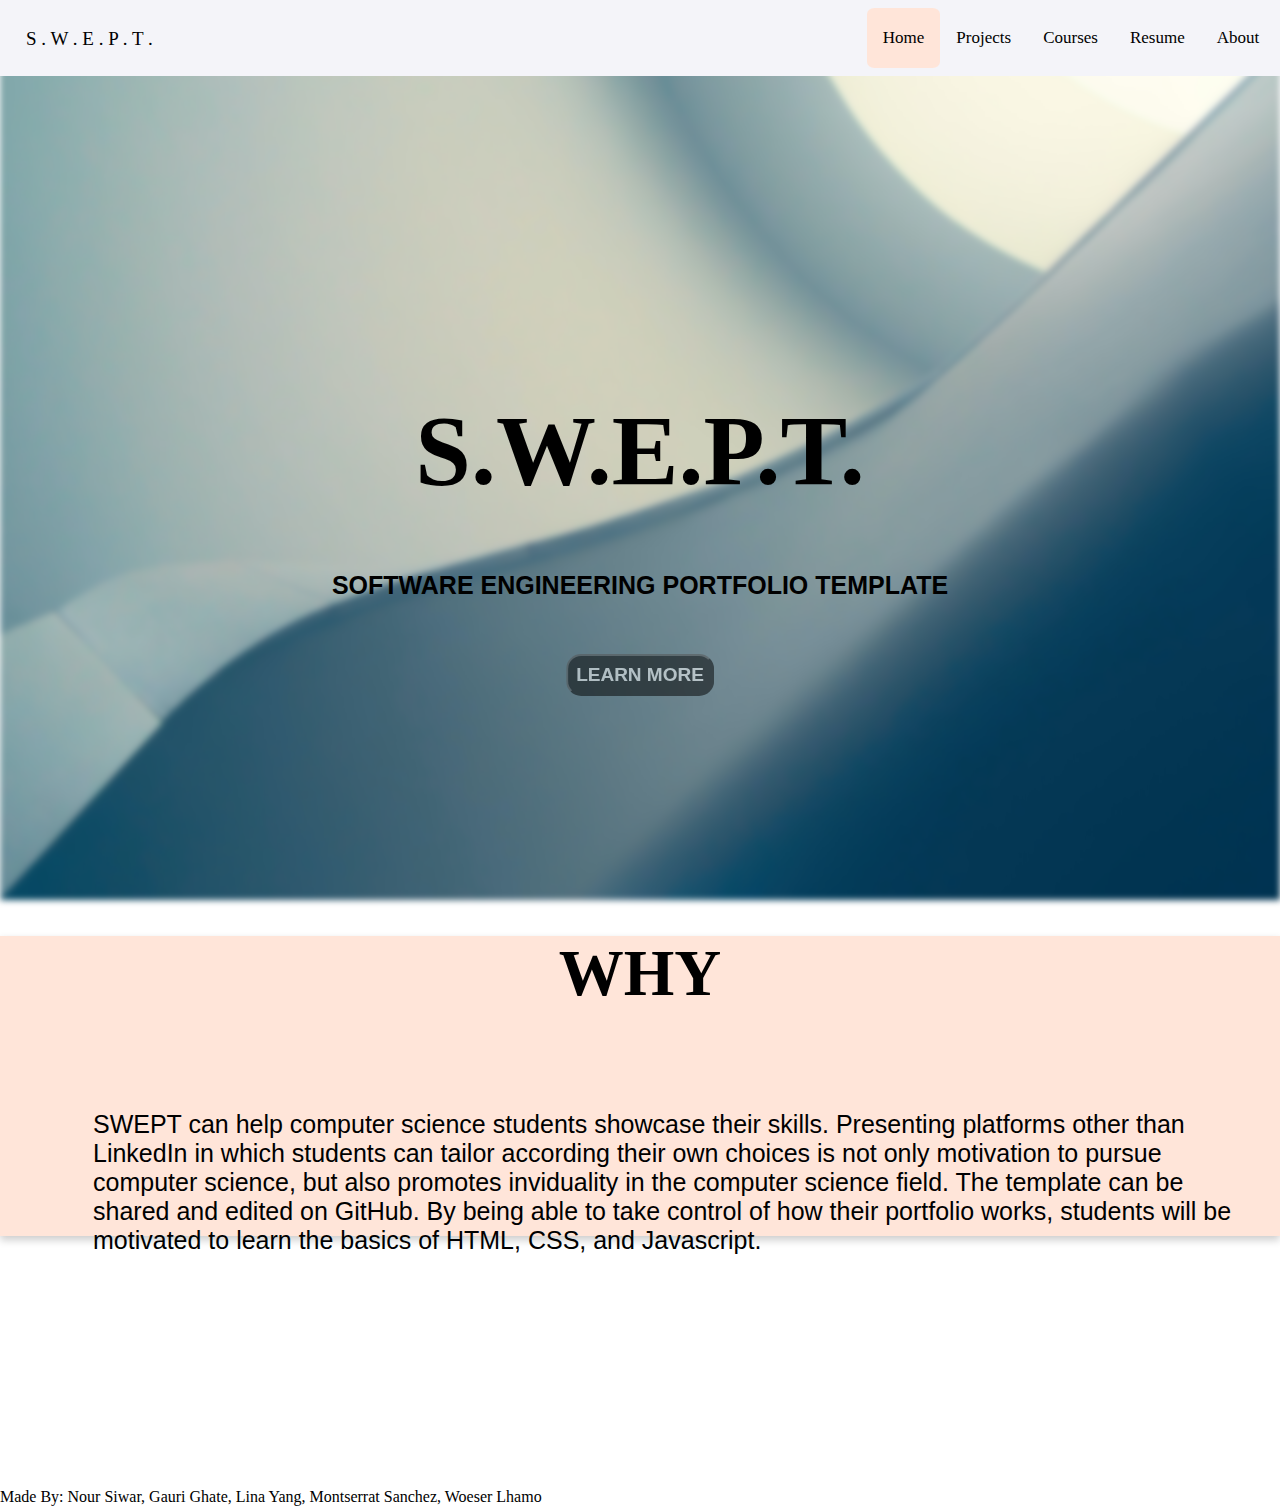
<file: index.html>
<!DOCTYPE html>
<html>

<head>
  <meta charset="utf-8">
  <meta name="viewport" content="width=device-width">
  <title>SWEPT</title>
  <link href="style.css" rel="stylesheet" type="text/css" />
  <script src="https://code.jquery.com/jquery-3.4.1.min.js"></script>
</head>

<body>

<div id="relative-layer">
    <div id="fixed-layer">
    </div>
</div>
  
<div class="bar">
  <p class="title"><b> S  .  W  .   E  .  P  .  T  . </b></p>
  <div class="navBar">
    <a class="aboutMe" href="about-me.html"> About </a>
    <a class="resume" href="resume.html"> Resume </a>
    <a class="courses" href="courses.html"> Courses </a>     
    <a class = "projects" href="projects.html"> Projects </a>
    <a  class="home" href="index.html"> Home </a>
  </div>
</div>
  <div class="background-image"></div>
      <div class="container">
            <h2 class="centered1">         S.W.E.P.T.           </h2>
            <br>
            <p2 class="centered2">SOFTWARE               ENGINEERING PORTFOLIO TEMPLATE              </p2>
            <br>
            <button class="centered3"> LEARN MORE </button>
      </div>
<div class="intro">
  <h1 class="whyTitl"> WHY </h1>
  <section class="why"> 
  <br>
  <p1> SWEPT can help computer science students showcase their skills. Presenting platforms other than LinkedIn in which students can tailor according their own choices is not only motivation to pursue computer science, but also promotes inviduality in the computer science field. The template can be shared and edited on GitHub. By being able to take control of how their portfolio works, students will be motivated to learn the basics of HTML, CSS, and Javascript.
  </p1>
  </section>
</div>
  
  
  <br>
  <br>

<!---still working!!!--->
  <script src="script.js"></script>
  <script src="https://replit.com/public/js/replit-badge.js" theme="blue" defer></script>
  <br>
  <br>
  <br>
  <br>
  <br>
  <br>
  <br>
  <br>
  <br>
  <br>
  <br>
  <br>

  <p11> Made By: Nour Siwar, Gauri Ghate, Lina Yang, Montserrat Sanchez, Woeser Lhamo </p11>
</body>
  <style> 
    * {
      margin: 0;
      padding: 0;
    }  
  .background-image {
    background-image: url('./pexels-johannes-plenio-1103970\ \(1\).jpg');
    background-size: cover;
    background-repeat: no-repeat;
    height: 100vh;
    filter: blur(3px);
  }
  <style>
@import url('https://fonts.googleapis.com/css2?family=Lato&display=swap');
</style>
</html>
</file>
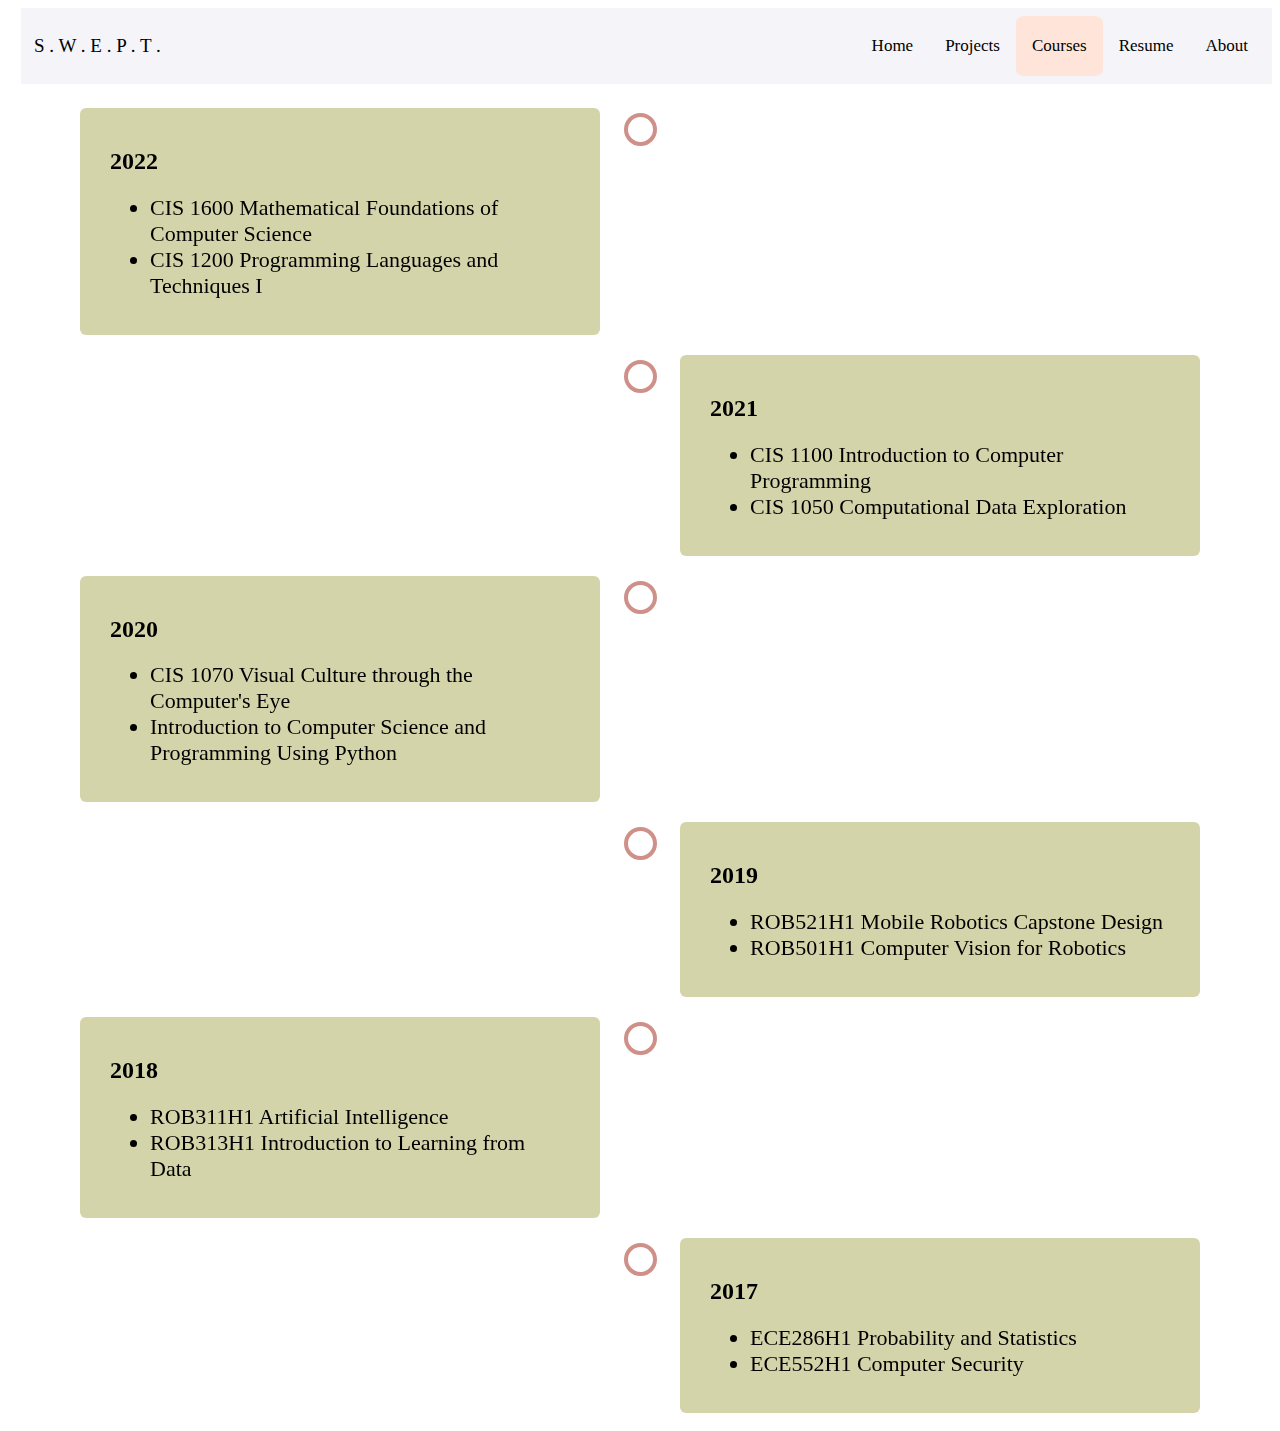
<file: courses.html>
<!DOCTYPE html>
<html>

<head>
  <meta charset="utf-8">
  <meta name="viewport" content="width=device-width">
  <title>Courses</title>
  <link href="courses.css" rel="stylesheet" type="text/css" />

  
</head>

<body>

<div class="bar">
  <p class="title"><b> S  .  W  .   E  .  P  .  T  . </b></p>
  <div class="navBar">
    <a class="aboutMe" href="about-me.html"> About </a>
    <a class="resume" href="resume.html"> Resume </a>
    <a class="courses" href="courses.html"> Courses </a>     
    <a class = "projects" href="projects.html"> Projects </a>
    <a  class="home" href="index.html"> Home </a>
  </div>
</div>
  
<!--Courses-->
<br>
<br>
<br>
<br>
<br> 
<div class="timeline">
  <div class="container left">
    <div class="content">
      <h2>2022</h2>
      <ul>
        <li>CIS 1600 Mathematical Foundations of Computer Science</li>
        <li>CIS 1200 Programming Languages and Techniques I</li>
       </ul>
    </div>
  </div>
    <div class="container right">
    <div class="content">
      <h2>2021</h2>
      <ul>
        <li>CIS 1100 Introduction to Computer Programming</li>
        <li>CIS 1050 Computational Data Exploration</li>
      </ul>
    </div>
  </div>
  <div class="container left">
    <div class="content">
      <h2>2020</h2>
      <ul>
        <li>CIS 1070 Visual Culture through the Computer's Eye</li>
        <li>Introduction to Computer Science and Programming Using Python</li>
      </ul>
    </div>
  </div>
  <div class="container right">
    <div class="content">
      <h2>2019</h2>
      <ul>
        <li>ROB521H1 Mobile Robotics Capstone Design</li>
        <li>ROB501H1 Computer Vision for Robotics</li>
      </ul>
    </div>
  </div>
  <div class="container left">
    <div class="content">
      <h2>2018</h2>
      <ul>
        <li>ROB311H1 Artificial Intelligence</li>
        <li>ROB313H1 Introduction to Learning from Data</li>
      </ul>
    </div>
  </div>
  <div class="container right">
    <div class="content">
      <h2>2017</h2>
      <ul>
        <li>ECE286H1 Probability and Statistics</li>
        <li>ECE552H1 Computer Security</li>
      </ul>
    </div>
  </div>
</div>



  
 <!--
  This script places a badge on your repl's full-browser view back to your repl's cover
  page. Try various colors for the theme: dark, light, red, orange, yellow, lime, green,
  teal, blue, blurple, magenta, pink!
  -->
  
  <script src="https://replit.com/public/js/replit-badge.js" theme="blue" defer></script> 
</body>

</html>
</file>
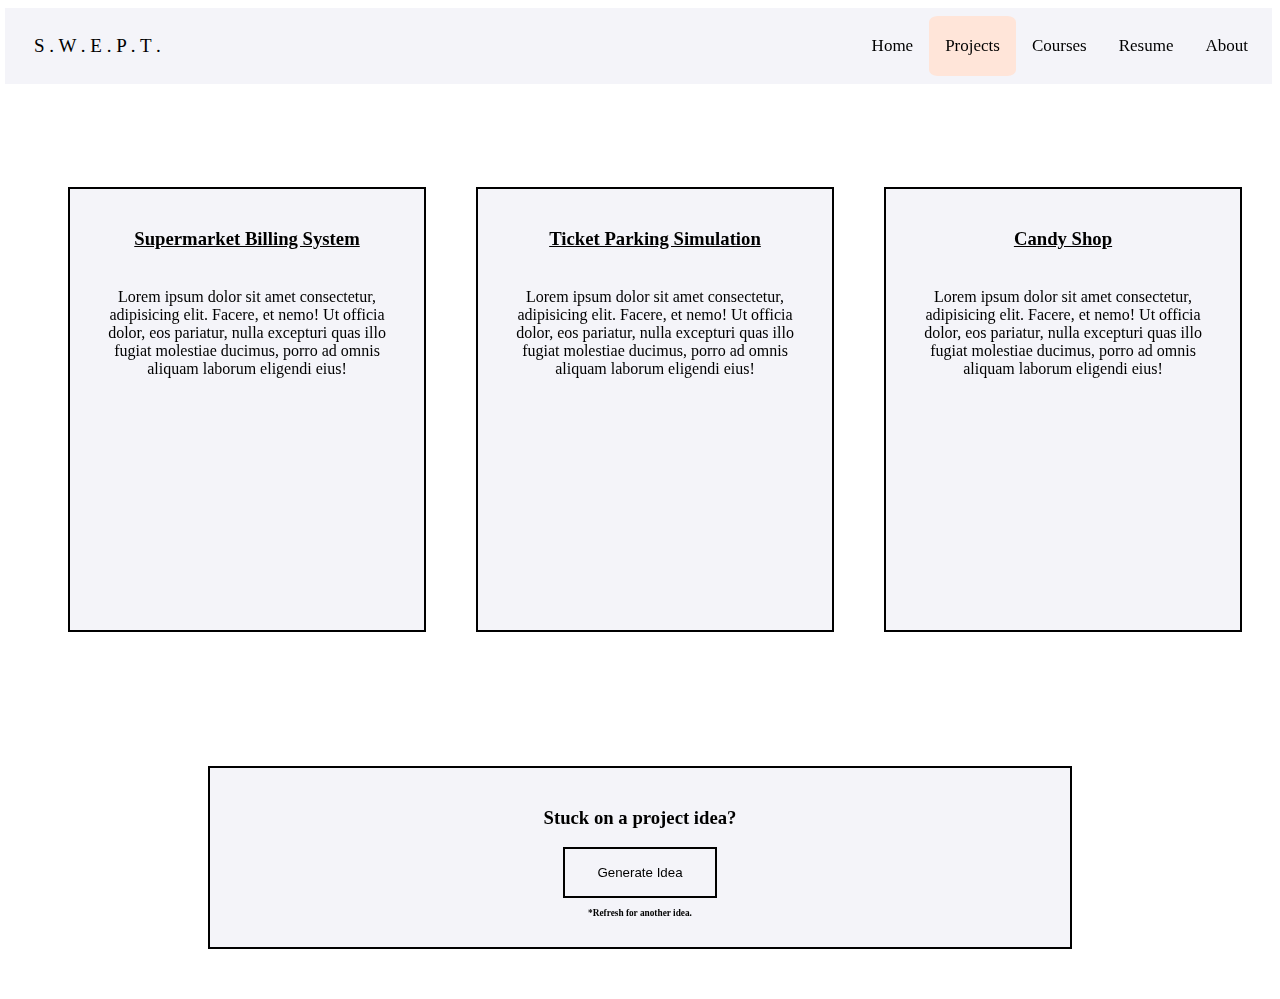
<file: projects.html>
<!DOCTYPE html>
<html>

<head>
  <meta charset="utf-8">
  <meta name="viewport" content="width=device-width">
  <title>Projects</title>
  <link href="projects.css" rel="stylesheet" type="text/css" />
  <script src="https://code.jquery.com/jquery-3.4.1.min.js"></script>
</head>

<body>

<div class="bar">
  <p class="title"><b> S  .  W  .   E  .  P  .  T  . </b></p>
  <div class="navBar">
    <a class="aboutMe" href="about-me.html"> About </a>
    <a class="resume" href="resume.html"> Resume </a>
    <a class="courses" href="courses.html"> Courses </a>     
    <a class = "projects" href="projects.html"> Projects </a>
    <a  class="home" href="index.html"> Home </a>
  </div>
</div>
  
<br><br><br><br><br><br><br><br>
  <div id="gallery">
    <div class="primary">
      <h3 class="name"><a class="link" href="https://sourcecodehero.com/supermarket-billing-project-in-c-with-source-code/">Supermarket Billing System</a></h3>
      <p class="desc">Lorem ipsum dolor sit amet consectetur, adipisicing elit. Facere, et nemo! Ut officia dolor, eos pariatur, nulla excepturi quas illo fugiat molestiae ducimus, porro ad omnis aliquam laborum eligendi eius!</p>
    </div>
    <div class="primary">
      <h3 class="name"><a class="link" href="https://github.com/babathurpe/Java-Assignment-8/blob/master/src/cpd3314/assign8/ParkingTicketSimulator.java">Ticket Parking Simulation</a></h3>
      <p class="desc">Lorem ipsum dolor sit amet consectetur, adipisicing elit. Facere, et nemo! Ut officia dolor, eos pariatur, nulla excepturi quas illo fugiat molestiae ducimus, porro ad omnis aliquam laborum eligendi eius!</p>
    </div>
    <div class="primary">
      <h3 class="name"><a class="link" href="https://github.com/victorvini08/The-Candy-Shop/blob/master/the_candy_shop.html">Candy Shop</a></h3>
      <p class="desc">Lorem ipsum dolor sit amet consectetur, adipisicing elit. Facere, et nemo! Ut officia dolor, eos pariatur, nulla excepturi quas illo fugiat molestiae ducimus, porro ad omnis aliquam laborum eligendi eius!</p>
    </div>
  </div>
<br><br><br>
  <div class="ideas">
    <h3 class="ideatitle">Stuck on a project idea?</h3>
    <div class="buttondiv">
    <button class="generate">Generate Idea</button>
    </div>
    <p class='refresh'>*Refresh for another idea.</p>
  </div>

  <script src="script.js"></script>
  <script src="https://replit.com/public/js/replit-badge.js" theme="blue" defer></script> 
</body>

</html>
</file>
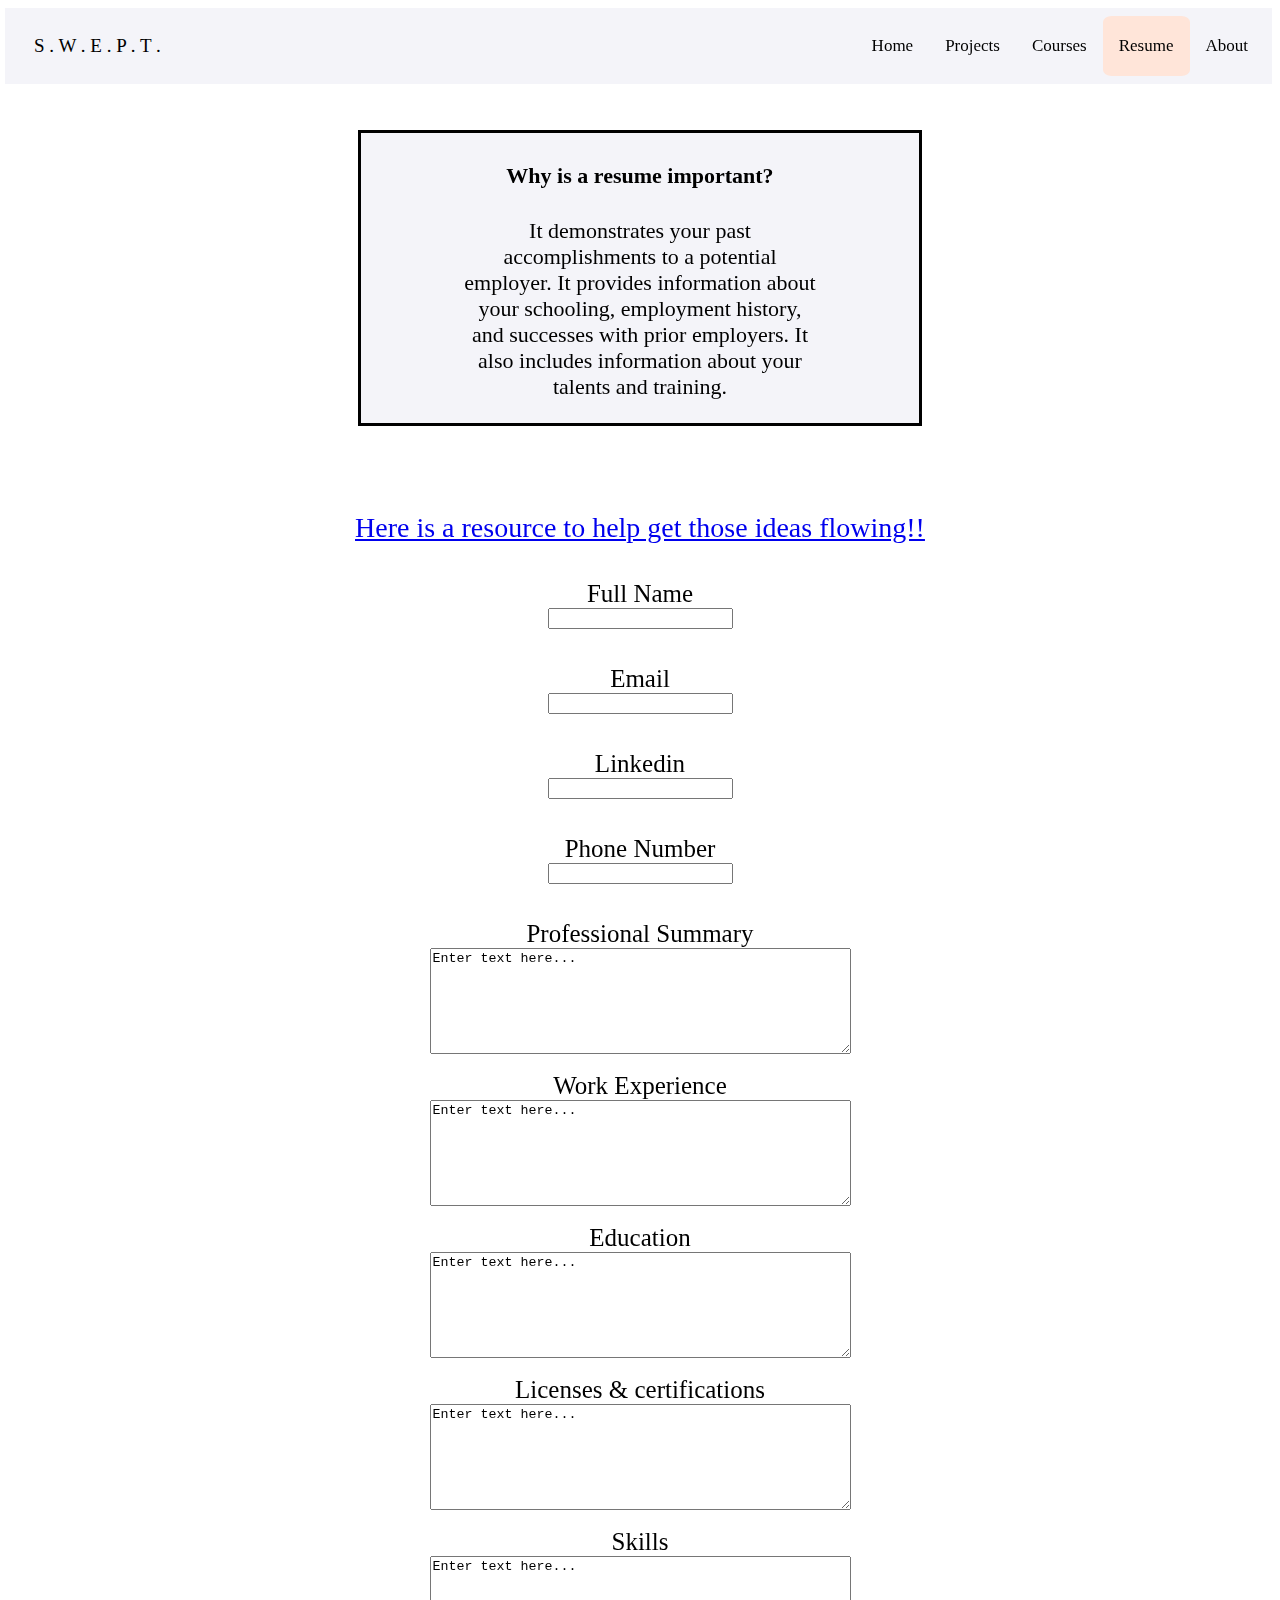
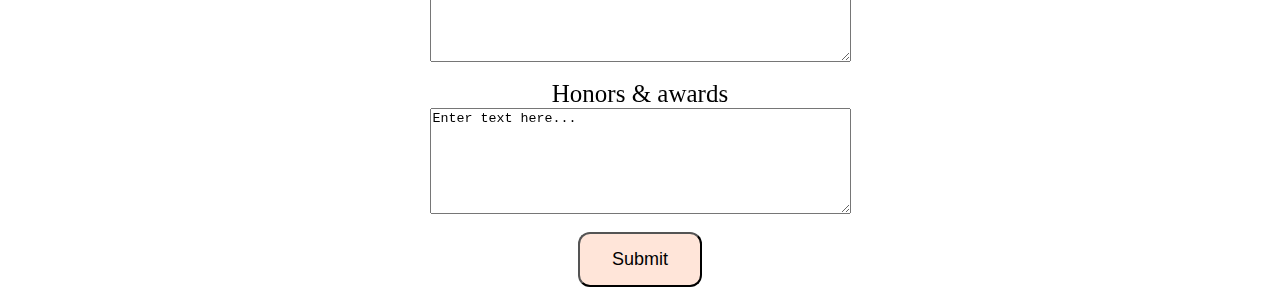
<file: resume.html>
<!DOCTYPE html>
<html>

<head>
  <meta charset="utf-8">
  <meta name="viewport" content="width=device-width">
  <title>Resume</title>
  <link href="resume.css" rel="stylesheet" type="text/css" />
  <script src="https://code.jquery.com/jquery-3.4.1.min.js"></script>
</head>

<body>

  <div class="bar">
  <p class="title"><b> S  .  W  .   E  .  P  .  T  . </b></p>
  <div class="navBar">
    <a class="aboutMe" href="about-me.html"> About </a>
    <a class="resume" href="resume.html"> Resume </a>
    <a class="courses" href="courses.html"> Courses </a>     
    <a class = "projects" href="projects.html"> Projects </a>
    <a  class="home" href="index.html"> Home </a>
  </div>
</div>

<br><br><br><br>
  
<div class="question1">
       <h4> Why is a resume important? </h4>
      <p>It demonstrates your past accomplishments to a potential employer. It provides information about your schooling, employment history, and successes with prior employers. It also includes information about your talents and training.</p>
</div>

<br><br>
<a class="linkResource" href="https://www.linkedin.com/pulse/resume-outline-examples-2022-guide-resumes-markus-ba-msc-cprw"> Here is a resource to help get those ideas flowing!! </a>

<br><br>
<div class="container1">
  <label>Full Name</label>
  <div class="input">
    <input class="name-input" type="text"
   </div>
</div>

<br><br>
<div class="container2">
  <label>Email</label>
    <div class="input">
        <input class="email-input" type="text"
          </div>
    </div>
      
<br><br>
<div class="container3">
  <label>Linkedin</label>
  <div class="input">
    <input class="linkedin" type="text"
  </div>
</div>

<br><br>
<div class="container4">
  <label>Phone Number</label>
    <div  class="input">
      <input class="phone#" type="text"
    </div>
</div>

<br><br>
 <div class="container5">
  <label> Professional Summary </label>
  <div class="input">
     <textarea id="freeform" name="freeform" rows="4" cols="50">Enter text here...</textarea>
  </div>
</div>

<br>
<div class="container6">
  <label> Work Experience </label>
  <div class="input">
    <textarea id="freeform" name="freeform" rows="4" cols="50">Enter text here...</textarea>
  </div>
</div>

<br>
 <div class="container7">
  <label> Education </label>
  <div class="input">
    <textarea id="freeform" name="freeform" rows="4" cols="50">Enter text here...  </textarea>
  </div>
</div>

<br>
<div class="container8">
  <label> Licenses & certifications </label>
  <div class="input">
    <textarea id="freeform" name="freeform" rows="4" cols="50">Enter text here... </textarea>
  </div>
</div>

<br>
<div class="container9">
  <label> Skills </label>
  <div class="input">
    <textarea id="freeform" name="freeform" rows="4" cols="50">Enter text here... </textarea>
  </div>
</div>

<br>
<div class="container10">
  <label> Honors & awards </label>
  <div class="input">
    <textarea id="freeform" name="freeform"  rows="4" cols="50">Enter text here... </textarea>
  </div>
</div>

<br>
<div class="button">
<button class="btn1" type=submit">Submit</button>
</div>
  
  <script src="script.js"></script>
  <script src="https://replit.com/public/js/replit-badge.js" theme="blue" defer></script> 
</body>
</html>
</file>
<file: style.css>
/*nav bar - home*/
.bar {
  position: fixed;
  justify-content: flex-end;
  float: right;
  background-color: #F4F4F9 ;
  overflow: hidden;
  padding: 8px;
  width: 99%;
  z-index: 8;
}

/* navigation bar sections */
.bar a {
  float: right;
  color: black;
  text-align: center;
  padding-top: 20px;
  padding: 20px 16px;
  text-decoration: none;
  font-size: 17px;
  display: flex;
}

/* hover for each nav bar section */
.bar a:hover {
  background-color: #FFE5D9;
  color:    black;
  border-radius: 10%
}

/* highlight projects section */
.bar a.home {
  background-color: #FFE5D9;
  color:   black;
  border-radius: 10%
}

/* SWEPT title */
.title{
  background-color: #F4F4F9 ;
  position: absolute;
  padding-top: 20px;
  color: black;
  font-size: 19px;
  left: 26px;
  font-weight: 300;
}

.card{
  display: flex;
  align-content: center;
  justify-content: center;
}
/*nav bar - home*/

.container {
  position: relative;
  text-align: center;
}
.centered1 {
  position: absolute;
  top: -50vh;
  left: 50%;
  transform: translate(-50%, -50%);
  font-size: 100px;
  font-family: times 'Times New Roman', Times, serif;
  overflow-y: hidden
}
.centered2 {
  position: absolute;
  top: -35vh;
  left: 50%;
  transform: translate(-50%, -50%);
  font-size: 25px;
  font-family: 'Lato', sans-serif; font-weight: bold;
  overflow-y: hidden
}
.centered3 {
  position: absolute;
  top: -25vh;
  left: 50%;
  transform: translate(-50%, -50%);
  font-size: 19px;
  font-family: 'Lato', sans-serif; font-weight: bold;
  border-radius: 15px;
  background-color: black;
  opacity: 0.5;
  padding: 8px;
  color: white;
  overflow-y: hidden;
  transition: 0.3s;
}
.centered3:hover {
  background-color: white;
  color: black;
  border-radius: 15px;
  cursor: pointer;
  box-shadow: 5px 5px 5px 5px rgba(0, 0, 0, 0.5);
}
section {
  display: flex;
  justify-content: flex-start;
}
.why{
  display: inline-flex;
  justify-content: center;
  padding: 30px;
  font-family:  'Lato', sans-serif;
  margin-left: 108px;
  
  position: absolute;
  top: 120vh;
  left: -5vh;
}
p1{
  font-size: 25px;
}
.whyTitl{
  padding-bottom: 10px;
  font-family:'Times New Roman', Times, serif;
  font-size: 65px;
  display: flex;
  justify-content: center;
  align-items: center;
  margin: 0;
}
.intro{
  background-color: #FFE5D9;
}
.intro {
  /* Add shadows to create the "card" effect */
  box-shadow: 0 4px 8px 0 rgba(0,0,0,0.2);
  transition: 0.6s;
  height: 300px;
}

/* On mouse-over, add a deeper shadow */
.intro:hover {
  box-shadow: 0 8px 16px 0 rgba(0,0,0,0.2);
}
</file>
<file: courses.css>
/*nav bar - home*/
.bar {
  justify-content: flex-end;
  float: right;
  background-color: #F4F4F9 ;
  overflow: hidden;
  padding: 8px;
  width: 99%;
}

/* navigation bar sections */
.bar a {
  float: right;
  color: black;
  text-align: center;
  padding-top: 20px;
  padding: 20px 16px;
  text-decoration: none;
  font-size: 17px;
  display: flex;
}

/* hover for each nav bar section */
.bar a:hover {
  background-color: #FFE5D9;
  color:    black;
  border-radius: 10%
}

/* highlight projects section */
.bar a.courses {
  background-color: #FFE5D9;
  color:   black;
  border-radius: 10%
}

/* SWEPT title */
.title{
  background-color: #F4F4F9 ;
  position: absolute;
  color: black;
  font-size: 19px;
  left: 26px;
  font-weight: 300;
}
.card{
  display: flex;
  align-content: center;
  justify-content: center;
}

* {
  box-sizing: border-box;
}


body {
  background-image: url('https://images.unsplash.com/photo-1660760144156-283959017370?ixlib=rb-1.2.1&ixid=MnwxMjA3fDB8MHxwaG90by1wYWdlfHx8fGVufDB8fHx8&auto=format&fit=crop&w=1332&q=80');
    backdrop-filter: blur(5px);
  background-repeat:no-repeat;
  background-attachment:fixed;
  background-size:cover;
}

/* The actual timeline (the vertical ruler) */
.timeline {
  position: relative;
  max-width: 1200px;
  margin: 0 auto;
}

/* The actual timeline (the vertical ruler) */
.timeline::after {
  content: '';
  position: absolute;
  width: 6px;
  background-color: white;
  top: 0;
  bottom: 0;
  left: 50%;
  margin-left: -3px;
}

/* Container around content */
.container {
  padding: 10px 40px;
  position: relative;
  background-color: inherit;
  width: 50%;
}

/* The circles on the timeline */
.container::after {
  content: '';
  position: absolute;
  width: 25px;
  height: 25px;
  right: -17px;
  background-color: #ffffff;
  border: 4px solid #cf9089;
  top: 15px;
  border-radius: 50%;
  z-index: 1;
}

/* Place the container to the left */
.left {
  left: 0;
}

/* Place the container to the right */
.right {
  left: 50%;
}

/* Add arrows to the left container (pointing right) */
.left::before {
  content: " ";
  height: 0;
  position: absolute;
  top: 22px;
  width: 0;
  z-index: 1;
  right: 30px;
  border: medium solid white;
  border-width: 10px 0 10px 10px;
  border-color: transparent transparent transparent white;
}

/* Add arrows to the right container (pointing left) */
.right::before {
  content: " ";
  height: 0;
  position: absolute;
  top: 22px;
  width: 0;
  z-index: 1;
  left: 30px;
  border: medium solid white;
  border-width: 10px 10px 10px 0;
  border-color: transparent white transparent transparent;
}

/* Fix the circle for containers on the right side */
.right::after {
  left: -16px;
}

/* The actual content */
.content {
  padding: 20px 30px;
  background-color: rgba(205,204,156,0.85);
  position: relative;
  border-radius: 6px;
}

/* Media queries - Responsive timeline on screens less than 600px wide */
@media screen and (max-width: 600px) {
  /* Place the timelime to the left */
  .timeline::after {
  left: 31px;
  }
  
  /* Full-width containers */
  .container {
  width: 100%;
  padding-left: 70px;
  padding-right: 25px;
  }
  
  /* Make sure that all arrows are pointing leftwards */
  .container::before {
  left: 60px;
  border: medium solid white;
  border-width: 10px 10px 10px 0;
  border-color: transparent white transparent transparent;
  }

  /* Make sure all circles are at the same spot */
  .left::after, .right::after {
  left: 15px;
  }
  
  /* Make all right containers behave like the left ones */
  .right {
  left: 0%;
  }
}

li{
  font-size:22px;
}
</file>
<file: projects.css>
/*nav bar - home*/
.bar {
  justify-content: flex-end;
  float: right;
  background-color: #F4F4F9 ;
  overflow: hidden;
  padding: 8px;
  width: 99%;
}

/* navigation bar sections */
.bar a {
  float: right;
  color: black;
  text-align: center;
  padding-top: 20px;
  padding: 20px 16px;
  text-decoration: none;
  font-size: 17px;
  display: flex;
}

/* hover for each nav bar section */
.bar a:hover {
  background-color: #FFE5D9;
  color:    black;
  border-radius: 10%;
  }

/* highlight projects section */
.bar a.projects {
  background-color: #FFE5D9;
  color:   black;
  border-radius: 10%
}

/* SWEPT title */
.title{
  background-color: #F4F4F9 ;
  position: absolute;
  color: black;
  font-size: 19px;
  left: 26px;
  font-weight: 300;
}

/* the templates moving up and down */
.primary {
  background: #F4F4F9;
  border: 2px solid black;
  padding: 20px 5px 20px 5px;
  align-items: center;
    animation-name: floating;
    animation-duration: 3s;
    animation-iteration-count: infinite;
    animation-timing-function: ease-in-out;
    margin-left: 30px;
    margin-top: 5px;
  
}

.primary:hover {
  background: #F4F4F9;
  border: 2px solid black;
  padding: 20px 5px 20px 5px;
  align-items: center;
  animation-play-state: paused;
  
}

/* the whole div of the 3 boxes */
#gallery{
  display: grid;
  grid-template-columns: 1fr 1fr 1fr;
  grid-gap: 20px;
    margin: 30px;
  height: 50vh;
}

.name {
  text-align: center;
}
.desc {
  text-align: center;
  padding: 20px;
}

.primary:hover{
  box-shadow: 5px 5px 5px 5px rgba(0, 0, 0, 0.5);
}

@keyframes floating {
    0% { transform: translate(0,  0px); }
    50%  { transform: translate(0, 15px); }
    100%   { transform: translate(0, -0px); }   
}

body{
  background-image: url("https://i.pinimg.com/originals/e9/83/d6/e983d6f7256236113c5db0107a966b08.jpg");
  backdrop-filter: blur(5px);
  object-fit: cover;
}
/* for links on the projects */

.link, .link:visited{
  color: black;
}
.link:hover{
  color: #b8c4dc;
}

.ideatitle{
 display: flex; 
  justify-content: center;
}

.buttondiv{
 display: flex; 
  justify-content: center;
}

.ideas{
  background: #F4F4F9;
  border: 2px solid black;
  padding: 20px 5px 20px 5px;
  align-items: center;
  margin: 50px 200px 50px 200px;
  animation-name: floating;
  animation-duration: 3s;
  animation-iteration-count: infinite;
  animation-timing-function: ease-in-out;
  text-align: center;
}

.ideas:hover {
  background: #F4F4F9;
  border: 2px solid black;
  padding: 20px 5px 20px 5px;
  align-items: center;
  margin: 50px 200px 50px 200px;
  animation-play-state: paused;
    box-shadow: 5px 5px 5px 5px rgba(0, 0, 0, 0.5);
}

.generate{
  cursor: pointer;
  background: #F4F4F9;
  border: 2px solid black;
  padding: 16px 32px;
  transition: 0.6s;
}

.generate:hover{
border-radius: 10px;
background-color: #b8c4dc;
box-shadow: 5px 5px 5px 5px rgba(0, 0, 0, 0.5);
}

.refresh{
  font-size: 6.98pt;
  font-weight: bold;
}
</file>
<file: resume.css>
/*nav bar - home*/
.bar {
  justify-content: flex-end;
  float: right;
  background-color: #F4F4F9 ;
  overflow: hidden;
  padding: 8px;
  width: 99%;
}

/* navigation bar sections */
.bar a {
  float: right;
  color: black;
  text-align: center;
  padding-top: 20px;
  padding: 20px 16px;
  text-decoration: none;
  font-size: 17px;
  display: flex;
}

/* hover for each nav bar section */
.bar a:hover {
  background-color: #FFE5D9;
  color:    black;
  border-radius: 10%
}

/* highlight projects section */
.bar a.resume {
  background-color: #FFE5D9;
  color:   black;
  border-radius: 10%
}

/* SWEPT title */
.title{
  background-color: #F4F4F9 ;
  position: absolute;
  color: black;
  font-size: 19px;
  left: 26px;
  font-weight: 300;
}

.question{
  display: flex;
  justify-content: center;
  font-size: 20px;
  text-align: center;
  background: #F4F4F9;
  border: 2px solid black;
  align-items: center;
    margin-left: 30px;
    margin-top: 50px;
    width: 500px;
}

/*I need help with putting it under the box ontop*/

.link:hover{
  color: #b8c4dc;
}

/* the whole div of the 3 boxes */
#gallery{
  display: grid;
  grid-template-columns: 1fr 1fr 1fr;
  grid-gap: 20px;
    margin: 30px;
  height: 50vh;
}

body{
  background-image: url("https://i.pinimg.com/originals/e9/83/d6/e983d6f7256236113c5db0107a966b08.jpg");
  backdrop-filter: blur(5px);
  object-fit: cover;
}

.input{
  display: flex;
  justify-content: center;
}

label{
  font-size: 25px;
  display: flex;
  justify-content: center;
}

textarea{
  height: 100px;
}

.question1{
  background-color: #F4F4F9;
  border: 3px solid black;
  font-size: 22px;
  text-align: center;
  padding: 0.5px 100px 1px 100px; 
  margin: 50px 350px;
}

.linkResource{
  font-size: 28px;
  display: flex;
  justify-content: center;
}

.btn1{
  background-color: #FFE5D9;
  border-radius: 12px;
  color: black;
  padding: 15px 32px;
  text-align: center;
  font-size: 18px;
}

.button{
  text-align: center;
}

.btn1:hover{
  border-radius: 10px;
  background-color: #b8c4dc;
  box-shadow: 5px 5px 5px 5px rgba(0, 0, 0, 0.5);
  transition: 0.6s;
  cursor: pointer;
  }
</file>
